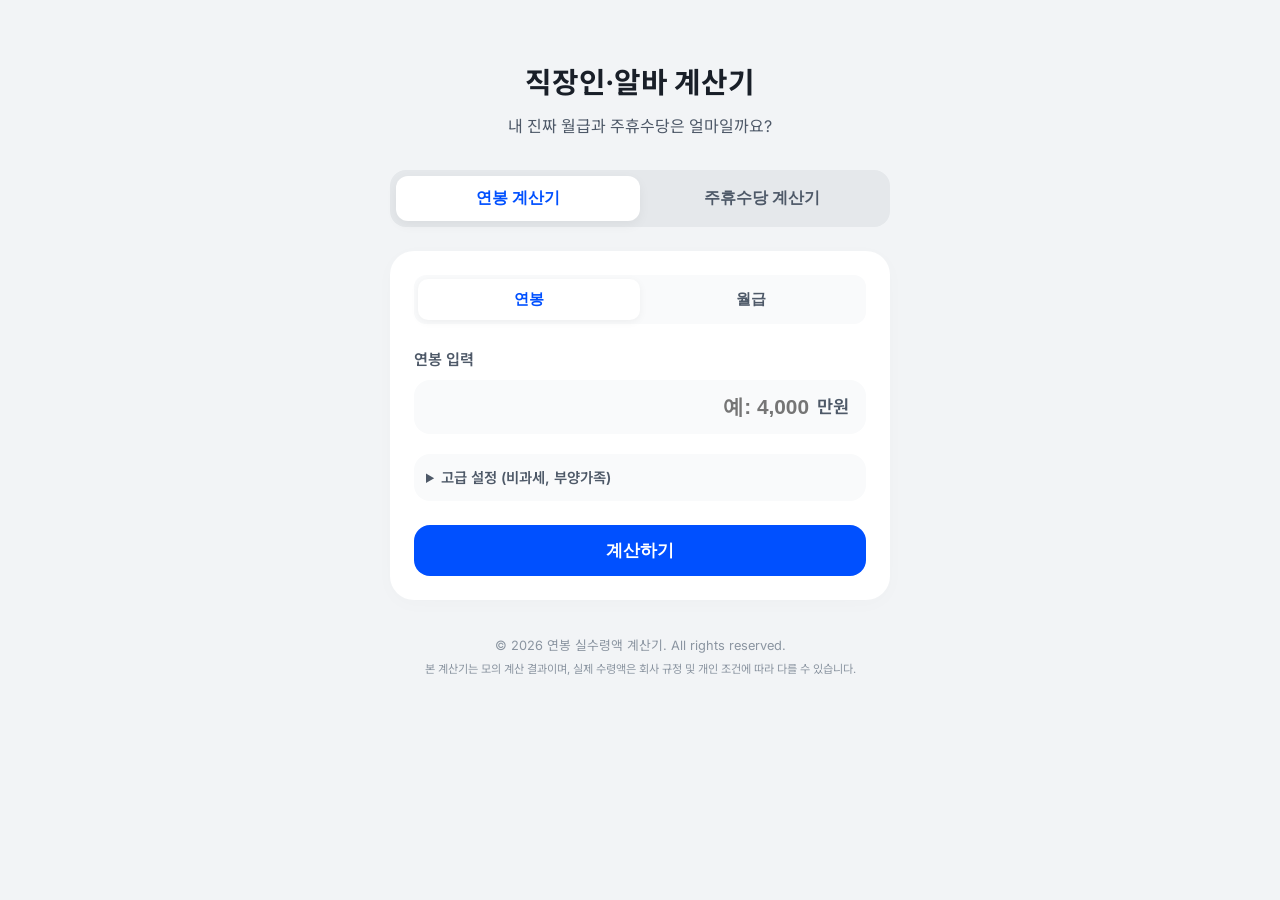
<file: index.html>
<!DOCTYPE html>
<html lang="ko">
<head>
    <meta charset="UTF-8">
    <meta name="viewport" content="width=device-width, initial-scale=1.0">
    <meta name="description" content="2026년 최신 연봉 실수령액 계산기. 국민연금, 건강보험, 소득세를 제외한 진짜 내 월급을 계산해 보세요. 토스 스타일의 깔끔한 세금 계산기.">
    <title>연봉 실수령액 계산기 | 2026년 최신 세금 계산</title>
    <link rel="stylesheet" href="style.css">
    <link rel="preconnect" href="https://fonts.googleapis.com">
    <link rel="preconnect" href="https://fonts.gstatic.com" crossorigin>
    <link href="https://fonts.googleapis.com/css2?family=Inter:wght@400;500;600;700&family=Noto+Sans+KR:wght@400;500;700&display=swap" rel="stylesheet">
</head>
<body>
    <div class="app-container">
        <header>
            <h1 id="main-title">직장인·알바 계산기</h1>
            <p class="subtitle">내 진짜 월급과 주휴수당은 얼마일까요?</p>
        </header>

        <nav class="main-tabs">
            <button class="main-tab-btn active" data-target="salary-calc">연봉 계산기</button>
            <button class="main-tab-btn" data-target="holiday-calc">주휴수당 계산기</button>
        </nav>

        <main>
            <!-- 연봉 계산기 섹션 -->
            <div id="salary-calc" class="calc-section active">
            <section class="calculator-card">
                <div class="toggle-group">
                    <button id="calc-type-annual" class="toggle-btn active">연봉</button>
                    <button id="calc-type-monthly" class="toggle-btn">월급</button>
                </div>

                <div class="input-group">
                    <label for="salary-input" id="input-label">연봉 입력</label>
                    <div class="input-wrapper">
                        <input type="text" id="salary-input" placeholder="예: 4,000" autocomplete="off">
                        <span class="unit" id="input-unit">만원</span>
                    </div>
                </div>

                <div class="advanced-settings">
                    <details>
                        <summary>고급 설정 (비과세, 부양가족)</summary>
                        <div class="details-content">
                            <div class="input-group-sub">
                                <label for="non-taxable">비과세액 (월)</label>
                                <div class="input-wrapper-sub">
                                    <input type="text" id="non-taxable" value="20" autocomplete="off">
                                    <span class="unit">만원</span>
                                </div>
                            </div>
                            <div class="input-group-sub">
                                <label for="dependents">부양가족 수 (본인 포함)</label>
                                <div class="input-wrapper-sub">
                                    <input type="number" id="dependents" value="1" min="1" max="11">
                                    <span class="unit">명</span>
                                </div>
                            </div>
                            <div class="input-group-sub">
                                <label for="children">20세 이하 자녀 수</label>
                                <div class="input-wrapper-sub">
                                    <input type="number" id="children" value="0" min="0" max="10">
                                    <span class="unit">명</span>
                                </div>
                            </div>
                        </div>
                    </details>
                </div>

                <button id="calculate-btn" class="primary-btn">계산하기</button>
            </section>

            <section id="result-section" class="result-card hidden">
                <div class="result-header">
                    <h2>예상 월 실수령액</h2>
                    <div class="net-income-display">
                        <span id="net-income-value">0</span>
                        <span class="currency">원</span>
                    </div>
                </div>

                <div class="result-divider"></div>

                <div class="tax-breakdown">
                    <h3>월 공제액 요약</h3>
                    <div class="total-tax-display">
                        총 <span id="total-tax-value">0</span>원 공제
                    </div>

                    <div class="breakdown-list">
                        <div class="breakdown-item">
                            <span class="item-name"><span class="color-dot pension"></span>국민연금 (4.5%)</span>
                            <span class="item-value" id="pension-value">0원</span>
                        </div>
                        <div class="breakdown-item">
                            <span class="item-name"><span class="color-dot health"></span>건강보험 (3.545%)</span>
                            <span class="item-value" id="health-value">0원</span>
                        </div>
                        <div class="breakdown-item">
                            <span class="item-name"><span class="color-dot care"></span>장기요양 (12.95%)</span>
                            <span class="item-value" id="care-value">0원</span>
                        </div>
                        <div class="breakdown-item">
                            <span class="item-name"><span class="color-dot employment"></span>고용보험 (0.9%)</span>
                            <span class="item-value" id="employment-value">0원</span>
                        </div>
                        <div class="breakdown-item">
                            <span class="item-name"><span class="color-dot income"></span>소득세</span>
                            <span class="item-value" id="income-tax-value">0원</span>
                        </div>
                        <div class="breakdown-item">
                            <span class="item-name"><span class="color-dot local"></span>지방소득세 (10%)</span>
                            <span class="item-value" id="local-tax-value">0원</span>
                        </div>
                    </div>
                </div>

                <div class="chart-container">
                    <div class="chart-bar-track">
                        <div id="net-income-bar" class="chart-bar net-income-bar"></div>
                        <div id="tax-bar" class="chart-bar tax-bar"></div>
                    </div>
                    <div class="chart-labels">
                        <span>실수령액 <span id="net-percent">0</span>%</span>
                        <span>공제액 <span id="tax-percent">0</span>%</span>
                    </div>
                </div>
            </section>
            </div>

            <!-- 주휴수당 계산기 섹션 -->
            <div id="holiday-calc" class="calc-section">
                <section class="calculator-card">
                    <div class="input-group">
                        <label for="hourly-wage">시급 입력</label>
                        <div class="input-wrapper">
                            <input type="text" id="hourly-wage" value="9,860" autocomplete="off">
                            <span class="unit">원</span>
                        </div>
                        <div class="helper-text">2024년 최저시급: 9,860원</div>
                    </div>

                    <div class="input-group">
                        <label for="weekly-hours">1주 근무시간</label>
                        <div class="input-wrapper">
                            <input type="number" id="weekly-hours" placeholder="예: 15" min="1" max="168" autocomplete="off">
                            <span class="unit">시간</span>
                        </div>
                        <div class="helper-text">15시간 이상 근무 시 주휴수당 발생 (최대 40시간 인정)</div>
                    </div>

                    <button id="calculate-holiday-btn" class="primary-btn">주급/월급 계산하기</button>
                </section>

                <section id="holiday-result-section" class="result-card hidden">
                    <div class="result-header">
                        <h2>예상 주급 (주휴수당 포함)</h2>
                        <div class="net-income-display">
                            <span id="weekly-total-value">0</span>
                            <span class="currency">원</span>
                        </div>
                    </div>

                    <div class="result-divider"></div>

                    <div class="tax-breakdown">
                        <h3>급여 상세 요약</h3>
                        <div class="breakdown-list">
                            <div class="breakdown-item">
                                <span class="item-name">기본급 (시급 × 근무시간)</span>
                                <span class="item-value" id="base-pay-value">0원</span>
                            </div>
                            <div class="breakdown-item">
                                <span class="item-name" style="color:var(--primary-color); font-weight:700;">+ 주휴수당</span>
                                <span class="item-value" id="holiday-pay-value" style="color:var(--primary-color);">0원</span>
                            </div>
                        </div>
                    </div>

                    <div class="chart-container">
                        <div class="chart-bar-track">
                            <div id="base-pay-bar" class="chart-bar tax-bar" style="background-color: var(--border-color);"></div>
                            <div id="holiday-pay-bar" class="chart-bar net-income-bar"></div>
                        </div>
                        <div class="chart-labels">
                            <span style="color:var(--text-sub);">기본급 <span id="base-percent">0</span>%</span>
                            <span style="color:var(--primary-color);">주휴수당 <span id="holiday-percent">0</span>%</span>
                        </div>
                    </div>
                    
                    <div class="result-divider"></div>
                    
                    <div class="result-header" style="margin-top:20px;">
                        <h2 style="font-size: 0.95rem; color:var(--text-sub);">예상 월급 (주급 × 4.345주)</h2>
                        <div class="net-income-display" style="font-size: 1.6rem;">
                            <span id="monthly-total-value">0</span>
                            <span class="currency">원</span>
                        </div>
                    </div>
                </section>
            </div>

            <div class="tenping-ad-container" style="margin-bottom: 20px;">
                <tenping class="adsbytenping" style="width:100%;max-width:768px;margin:0px auto;display:block;" tenping-ad-display-type="1LawCE8FqKOhetXZhMopsQ%3d%3d" tenping-ad-client="tq2AgbuKDjVexGYt8c9cpK5LSA5PL6Xnq3xVtMiGgeTtPGYucnAKoemsC0Hl1RQo"></tenping>
                <script async src="//ads.tenping.kr/scripts/adsbytenping.min.js"></script>
            </div>
        </main>

        <footer>
            <p>&copy; 2026 연봉 실수령액 계산기. All rights reserved.</p>
            <p class="footer-disclaimer">본 계산기는 모의 계산 결과이며, 실제 수령액은 회사 규정 및 개인 조건에 따라 다를 수 있습니다.</p>
        </footer>
    </div>
    <script src="app.js"></script>
</body>
</html>
</file>
<file: style.css>
:root {
    --bg-color: #f2f4f6;
    --card-bg: #ffffff;
    --primary-color: #0050FF;
    --primary-hover: #0040D0;
    --text-main: #191f28;
    --text-sub: #4e5968;
    --text-tip: #8b95a1;
    --border-color: #e5e8eb;
    --error-color: #f04452;
    
    --dot-pension: #ff5f2e;
    --dot-health: #3182f6;
    --dot-care: #60a5fa;
    --dot-employment: #22c55e;
    --dot-income: #a855f7;
    --dot-local: #ec4899;
}

* {
    box-sizing: border-box;
    margin: 0;
    padding: 0;
}

body {
    font-family: 'Inter', 'Noto Sans KR', sans-serif;
    background-color: var(--bg-color);
    color: var(--text-main);
    line-height: 1.6;
    display: flex;
    justify-content: center;
    min-height: 100vh;
    padding: 20px;
}

.app-container {
    width: 100%;
    max-width: 500px;
    margin-top: 40px;
}

header {
    text-align: center;
    margin-bottom: 30px;
}

#main-title {
    font-size: 1.8rem;
    font-weight: 700;
    color: var(--text-main);
    margin-bottom: 8px;
}

.subtitle {
    color: var(--text-sub);
    font-size: 1rem;
}

.calculator-card, .result-card {
    background-color: var(--card-bg);
    border-radius: 24px;
    padding: 24px;
    box-shadow: 0 4px 20px rgba(0, 0, 0, 0.02);
    margin-bottom: 20px;
}

.toggle-group {
    display: flex;
    background-color: #f9fafb;
    border-radius: 12px;
    padding: 4px;
    margin-bottom: 24px;
}

.toggle-btn {
    flex: 1;
    border: none;
    background: transparent;
    padding: 10px;
    font-size: 0.95rem;
    font-weight: 600;
    color: var(--text-sub);
    cursor: pointer;
    border-radius: 10px;
    transition: all 0.2s;
}

.toggle-btn.active {
    background-color: #ffffff;
    color: var(--primary-color);
    box-shadow: 0 2px 8px rgba(0, 0, 0, 0.05);
}

.input-group {
    margin-bottom: 20px;
}

.input-group label {
    display: block;
    font-size: 0.95rem;
    font-weight: 600;
    color: var(--text-sub);
    margin-bottom: 8px;
}

.input-wrapper {
    display: flex;
    align-items: center;
    background-color: #f9fafb;
    border-radius: 16px;
    padding: 12px 16px;
    border: 1px solid transparent;
    transition: border-color 0.2s;
}

.input-wrapper:focus-within {
    border-color: var(--primary-color);
}

.input-wrapper input {
    flex: 1;
    border: none;
    background: transparent;
    font-size: 1.3rem;
    font-weight: 700;
    color: var(--text-main);
    outline: none;
    text-align: right;
    width: 100%;
}

.input-wrapper .unit {
    font-size: 1.1rem;
    font-weight: 600;
    color: var(--text-sub);
    margin-left: 8px;
}

.advanced-settings {
    margin-bottom: 24px;
}

details {
    background-color: #f9fafb;
    border-radius: 16px;
    padding: 12px;
}

summary {
    font-size: 0.9rem;
    font-weight: 600;
    color: var(--text-sub);
    cursor: pointer;
    outline: none;
}

.details-content {
    margin-top: 12px;
    display: flex;
    flex-direction: column;
    gap: 12px;
}

.input-group-sub {
    display: flex;
    align-items: center;
    justify-content: space-between;
}

.input-group-sub label {
    font-size: 0.9rem;
    color: var(--text-sub);
}

.input-wrapper-sub {
    display: flex;
    align-items: center;
    background-color: #ffffff;
    border-radius: 10px;
    padding: 6px 10px;
    border: 1px solid var(--border-color);
    width: 100px;
}

.input-wrapper-sub input {
    width: 100%;
    border: none;
    font-size: 0.95rem;
    font-weight: 600;
    text-align: right;
    outline: none;
}

.input-wrapper-sub .unit {
    font-size: 0.85rem;
    color: var(--text-sub);
    margin-left: 4px;
}

.primary-btn {
    display: block;
    width: 100%;
    background-color: var(--primary-color);
    color: #ffffff;
    border: none;
    border-radius: 16px;
    padding: 14px;
    font-size: 1.05rem;
    font-weight: 700;
    cursor: pointer;
    transition: background-color 0.2s, transform 0.1s;
}

.primary-btn:hover {
    background-color: var(--primary-hover);
}

.primary-btn:active {
    transform: scale(0.98);
}

/* Result Card */
.result-card.hidden {
    display: none;
}

.result-header {
    text-align: center;
    margin-bottom: 16px;
}

.result-header h2 {
    font-size: 1rem;
    color: var(--text-sub);
    font-weight: 600;
    margin-bottom: 4px;
}

.net-income-display {
    font-size: 2.2rem;
    font-weight: 800;
    color: var(--primary-color);
}

.net-income-display .currency {
    font-size: 1.3rem;
    font-weight: 700;
    margin-left: 4px;
}

.result-divider {
    height: 1px;
    background-color: var(--border-color);
    margin: 16px 0;
}

.tax-breakdown h3 {
    font-size: 0.95rem;
    color: var(--text-main);
    margin-bottom: 8px;
}

.total-tax-display {
    font-size: 1.1rem;
    font-weight: 700;
    color: var(--text-main);
    margin-bottom: 16px;
}

.breakdown-list {
    display: flex;
    flex-direction: column;
    gap: 10px;
}

.breakdown-item {
    display: flex;
    justify-content: space-between;
    align-items: center;
    font-size: 0.9rem;
}

.item-name {
    display: flex;
    align-items: center;
    color: var(--text-sub);
}

.color-dot {
    width: 8px;
    height: 8px;
    border-radius: 50%;
    margin-right: 6px;
}

.color-dot.pension { background-color: var(--dot-pension); }
.color-dot.health { background-color: var(--dot-health); }
.color-dot.care { background-color: var(--dot-care); }
.color-dot.employment { background-color: var(--dot-employment); }
.color-dot.income { background-color: var(--dot-income); }
.color-dot.local { background-color: var(--dot-local); }

.item-value {
    font-weight: 600;
    color: var(--text-main);
}

/* Chart */
.chart-container {
    margin-top: 24px;
}

.chart-bar-track {
    display: flex;
    height: 16px;
    background-color: #f2f4f6;
    border-radius: 8px;
    overflow: hidden;
}

.chart-bar {
    height: 100%;
    transition: width 0.5s ease-out;
}

.net-income-bar {
    background-color: var(--primary-color);
}

.tax-bar {
    background-color: #e5e8eb;
}

.chart-labels {
    display: flex;
    justify-content: space-between;
    font-size: 0.8rem;
    color: var(--text-sub);
    font-weight: 600;
    margin-top: 6px;
}

/* Adsense Placeholder */
.adsense-placeholder {
    background-color: #ffffff;
    border-radius: 16px;
    padding: 16px;
    text-align: center;
    color: var(--text-tip);
    font-size: 0.85rem;
    border: 1px dashed var(--border-color);
    margin-bottom: 20px;
}

footer {
    text-align: center;
    padding: 16px 0;
    font-size: 0.8rem;
    color: var(--text-tip);
}

.footer-disclaimer {
    margin-top: 4px;
    font-size: 0.7rem;
}

@media (max-width: 480px) {
    .app-container {
        margin-top: 20px;
    }
}

/* Main Tabs Navigation */
.main-tabs {
    display: flex;
    background-color: #e5e8eb;
    border-radius: 16px;
    padding: 6px;
    margin-bottom: 24px;
}

.main-tab-btn {
    flex: 1;
    border: none;
    background: transparent;
    padding: 12px;
    font-size: 1rem;
    font-weight: 700;
    color: var(--text-sub);
    cursor: pointer;
    border-radius: 12px;
    transition: all 0.2s;
}

.main-tab-btn.active {
    background-color: #ffffff;
    color: var(--primary-color);
    box-shadow: 0 4px 12px rgba(0, 0, 0, 0.05);
}

.calc-section {
    display: none;
    animation: fadeIn 0.3s ease;
}

.calc-section.active {
    display: block;
}

@keyframes fadeIn {
    from { opacity: 0; transform: translateY(10px); }
    to { opacity: 1; transform: translateY(0); }
}

.helper-text {
    font-size: 0.8rem;
    color: var(--text-tip);
    margin-top: 8px;
    margin-left: 4px;
}
</file>
